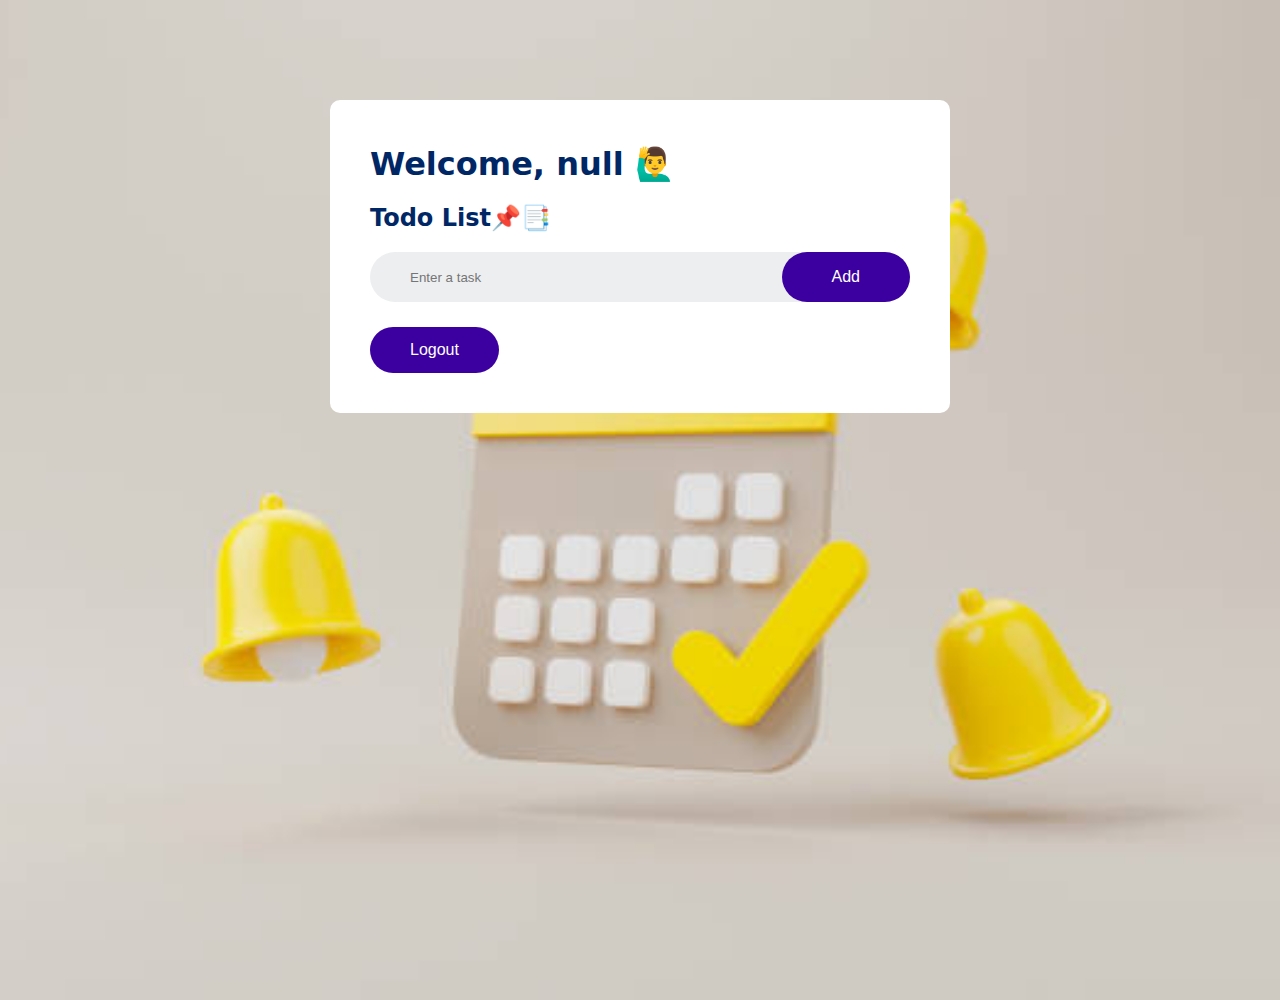
<file: Todo.html>
<!DOCTYPE html>
<html lang="en">
<head>
    <meta charset="UTF-8">
    <meta name="viewport" content="width=device-width, initial-scale=1.0">
    <title>Document</title>
    <link rel="stylesheet" href="styles.css">
</head>
<body class="container">
      <div id="todo-page">
        <div class="wrapper">
          <h1  id="loggedInUser"></h1>
          <h2>Todo List📌📑</h2>
          <div class="row">
            <input type="text" id="taskInput" placeholder="Enter a task" />
            <button onclick="addTask()" id="btn-1">Add</button>
          </div>
          <ul id="list-items">
            <!-- <li class="checked">
              task one
            </li>
            <li >
              task two
            </li>
            <li>
              task three
            </li> -->
          </ul>
          <button onclick="logout()" id="btn-2">Logout</button>
        </div>
      </div>
    </div>

    <script src="app.js"></script>
    <script>
      // Retrieve the username from localStorage
      var username = localStorage.getItem("username");

      // Update the welcome message
      var welcomeMsg = document.getElementById("loggedInUser");
      var greeting = "Welcome, ";
      welcomeMsg.textContent = greeting + username + "  🙋‍♂️";

      // get data from local storage
  

    </script>
</body>
</html>
</file>
<file: styles.css>
body {
  margin: 0;
  padding: 0;
  font-family: system-ui, -apple-system, BlinkMacSystemFont;
  box-sizing: border-box;
  background-repeat: no-repeat;
}

.container {
  width: 100%;
  height: 100vh;
  /* linear-gradient(rgba(0, 0, 50, 0.6), rgba(0, 0, 50, 0.8)) */
  background-image: url(img/calender.jpg);
  background-position: center;
  background-size: cover;
  position: relative;
  overflow: hidden;
}

.center {
  width: 50%;
  max-width: 450px;
  position: absolute;
  top: 50%;
  left: 50%;
  transform: translate(-50%, -50%);
  background-color: white;
  padding: 50px 60px 70px;
  text-align: center;
}

.center h1 {
  font-size: 30px;
  margin-bottom: 60px;
  color: #3c00a0;
  position: relative;
}

.center h1::after {
  content: "";
  width: 30px;
  height: 4px;
  border-radius: 3px;
  background: #3c00a0;
  position: absolute;
  bottom: -12px;
  left: 50%;
  transform: translateX(-50%);
}

.input-field {
  background: #eaeaea;
  margin: 15px 0;
  border-radius: 3px;
  display: flex;
  align-items: center;
  max-height: 65px;
  transition: max-height 0.5s;
  overflow: hidden;
}

input {
  width: 100;
  background: transparent;
  border: 0;
  outline: 0;
  padding: 18px 15px;
}

.input-field i {
  margin-left: 15px;
  color: #999;
}

form p {
  text-align: left;
  font-size: 13px;
}

form p a {
  text-decoration: none;
  color: #3c00a0;
}

.btn-field {
  width: 100%;
  display: flex;
  justify-content: space-between;
}

@keyframes shake {
  0% {
    transform: translateY(0);
  }
  20% {
    transform: translateY(-4px);
  }
  40% {
    transform: translateY(4px);
  }
  60% {
    transform: translateY(-2px);
  }
  80% {
    transform: translateY(2px);
  }
  100% {
    transform: translateY(0);
  }
}

.btn-field button {
  transition: transform 0.3s;
}

.btn-field button {
  flex-basis: 48%;
  background: #3c00a0;
  background: rgb(60, 0, 160);
  margin: 0 auto;
  color: white;
  height: 40px;
  /* box-shadow: 0 0 15px rgba(0, 0, 0, 0.5); */
  box-shadow: 0 0 15px rgb(60, 0, 160);
  border-radius: 20px;
  border: 0;
  outline: 0;
  cursor: pointer;
  transition: background 1s;
}

.btn-field button:hover {
  background: transparent;
  color: #3c00a0;
  outline: solid 1px #3c00a0;
  transition: 1s;
  animation: shake 1s;
}

.input-group {
  height: 200px;
}

.hidden {
  display: none;
}

.wrapper {
  width: 100%;
  max-width: 540px;
  /* max-height: 300px; */
  background-color: white;
  margin: 100px auto 20px;
  padding: 40px;
  border-radius: 10px;
}

.wrapper h1{
  color: #002765;
  margin-top: 5px;
}

.wrapper h2{
  color: #002765;
  margin-bottom: 20px;
}

.row{
  display: flex;
  align-items: center;
  justify-content: space-between;
  background: #edeef0;
  padding-left: 30px;
  border-radius: 30px;
  margin-bottom: 25px;
}

#taskInput{
  border: none;
  outline: none;
  padding: 10px;
  background: transparent;
  flex: 1;
  font-weight: 14px;
}

#btn-1{
  border: none;
  outline: none;
  padding: 16px 50px;
  background: #3c00a0;
  color: white;
  font-size: 16px;
  border-radius: 40px;
  cursor: pointer;
}

#btn-1:hover{
  box-shadow: 0 0 15px rgb(60, 0, 160);
}

#btn-2{
  border: none;
  outline: none;
  padding: 14px 40px;
  background: #3c00a0;
  color: white;
  font-size: 16px;
  border-radius: 40px;
  cursor: pointer;
}
#btn-2:hover{
  box-shadow: 0 0 15px rgb(60, 0, 160);
}
ul  li {
  list-style-type: none;
  font-size: 17px;
  user-select: none;
  cursor: pointer;
  padding: 12px 8px 12px 50px;
  position: relative;
}


ul li::before{
  content: '';
  position: absolute;
  height: 20px;
  width: 20px;
  border-radius: 50%;
  background-image: url(img/unchecked.png);
  background-size: cover;
  background-position: center;
  top: 12px;
  left: 8px;
}
ul li.checked{
  text-decoration: line-through;
  color: #555;
}

ul li.checked::before{
  background-image: url(img/check.png);
}


ul li span{
  position: absolute;
  right:  0;
  top: 5px;
  width: 40px;
  height: 40px;
  font-size: 22px;
  color: #555;
  line-height: 40px;
  text-align: center;
  border-radius: 50%;
}

ul li span:hover{
  background: #edeef0;
}



/* media queries */
@media (max-width: 768px) {
  .wrapper{
    width: 300px;
  }

  .row{
    width: 100%;
    /* padding: 2px 0; */
  }
  #btn-1{
    padding: 10px 40px;
    font-size: 15px;
    text-align:center;
  }
}
</file>
